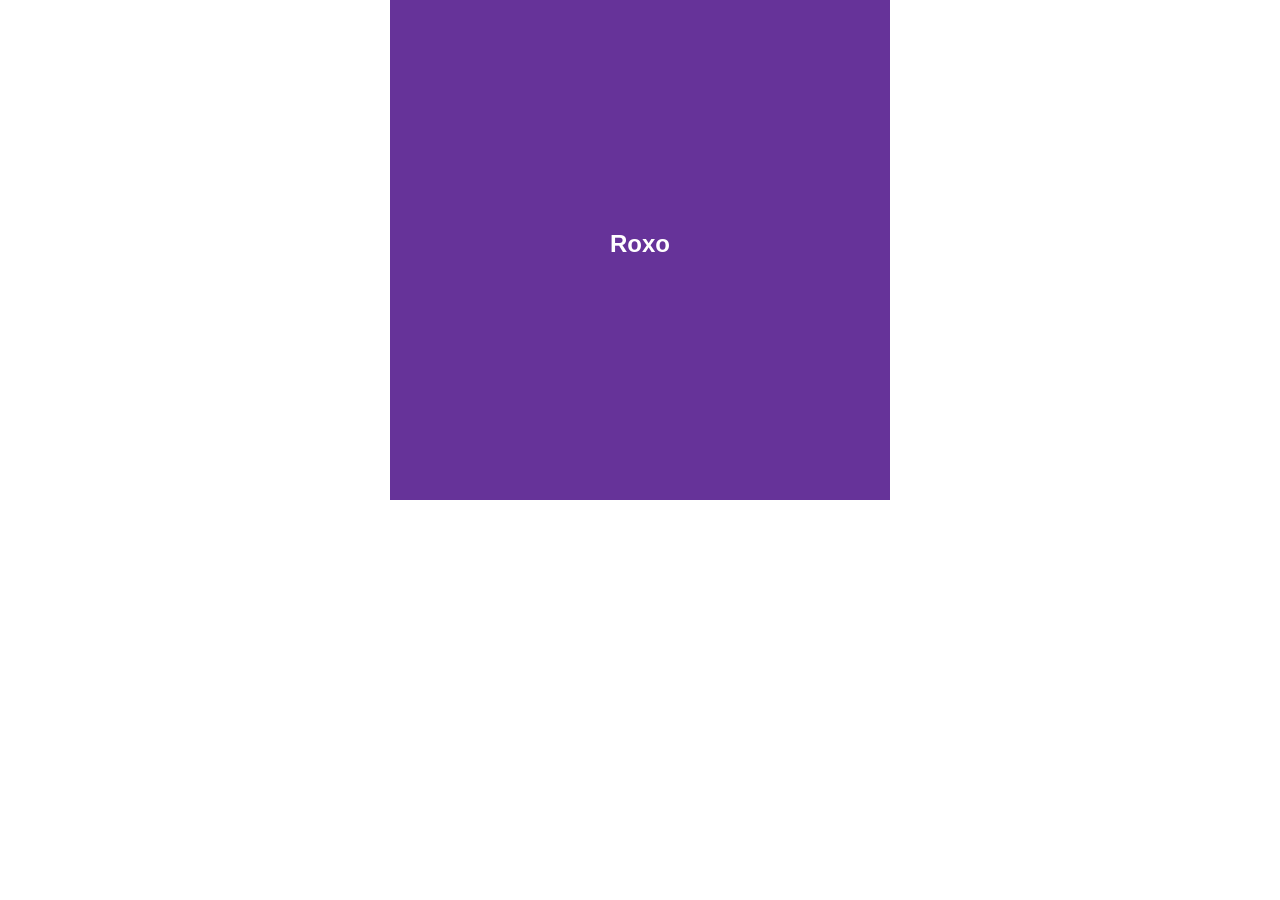
<file: Atividade5/index.html>
<!DOCTYPE html>
<html lang="pt-br">
<head>
    <meta charset="UTF-8">
    <meta name="viewport" content="width=device-width, initial-scale=1.0">
    <title>Atividade 5 - Media Queries</title>
    <link rel="stylesheet" href="styles.css">
</head>
<body>
    <div class="caixa">
        <h2></h2>
    </div>
</body>
</html>
</file>
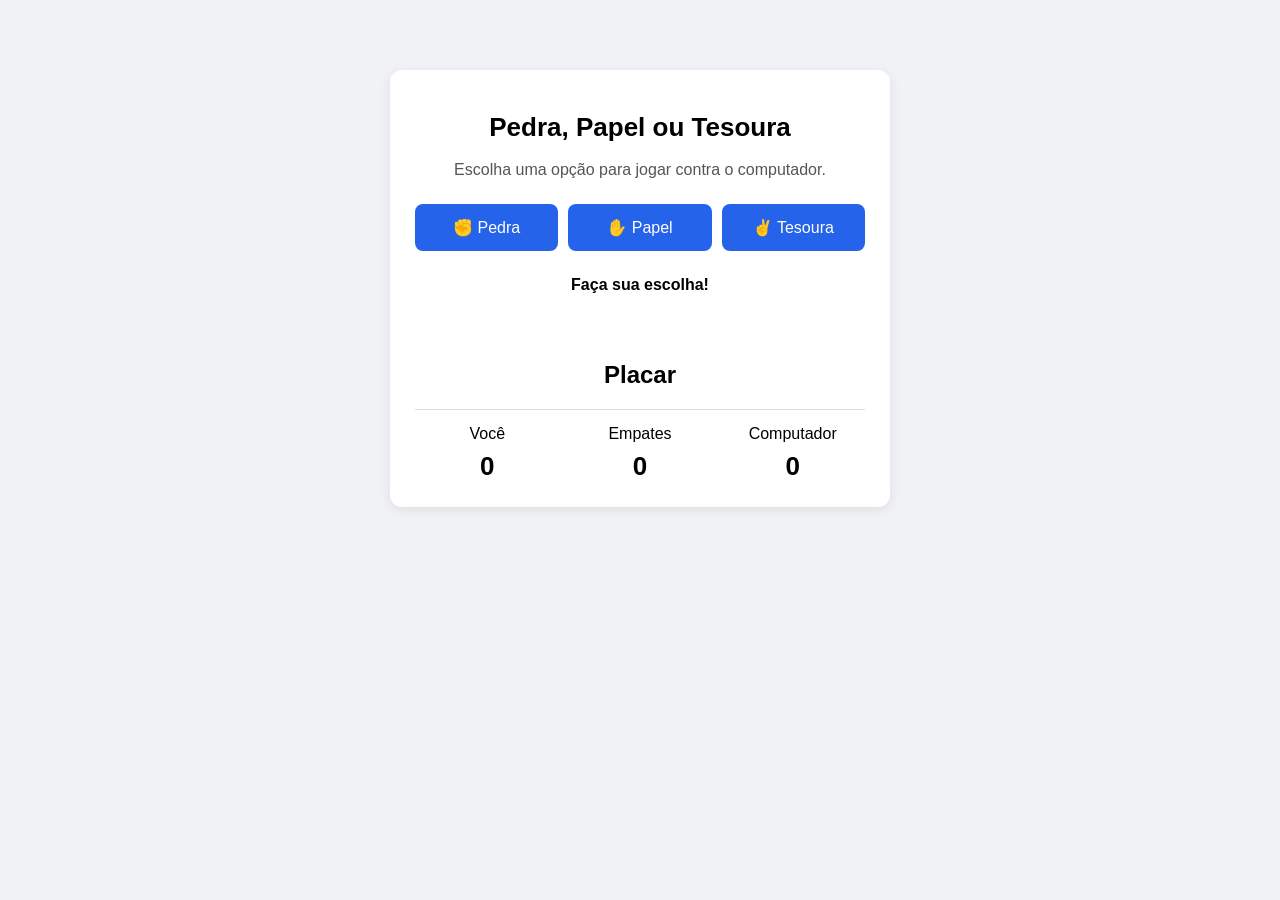
<file: Atividade7/index.html>
<!DOCTYPE html>
<html lang="pt-br">
<head>
    <meta charset="UTF-8">
    <meta name="viewport" content="width=device-width, initial-scale=1.0">
    <title>Atividade 7 - Pedra, Papel ou Tesoura</title>
    <style>
        * { box-sizing: border-box; }
        body {
            font-family: Arial, sans-serif;
            background: #f0f2f5;
            margin: 0;
            padding: 20px;
            text-align: center;
        }
        .jogo {
            background: white;
            max-width: 500px;
            margin: 50px auto;
            padding: 25px;
            border-radius: 12px;
            box-shadow: 0 3px 12px #00000015;
        }
        h1 { font-size: 26px; }
        p { color: #555; }
        .botoes {
            display: flex;
            gap: 10px;
            justify-content: center;
            margin: 25px 0;
        }
        button {
            background: #2563eb;
            color: white;
            border: none;
            border-radius: 8px;
            padding: 14px 12px;
            font-size: 16px;
            cursor: pointer;
            flex: 1;
        }
        button:hover { background: #1d4ed8; }
        #resultado { min-height: 65px; font-weight: bold; }
        .placar {
            border-top: 1px solid #ddd;
            padding-top: 15px;
            display: flex;
            justify-content: space-around;
            gap: 8px;
        }
        .placar div { flex: 1; }
        .placar strong { display: block; font-size: 26px; margin-top: 8px; }
        @media (max-width: 400px) {
            .jogo { margin: 15px auto; padding: 18px; }
            h1 { font-size: 22px; }
            .botoes { flex-direction: column; }
        }
    </style>
</head>
<body>
    <div class="jogo">
        <h1>Pedra, Papel ou Tesoura</h1>
        <p>Escolha uma opção para jogar contra o computador.</p>

        <div class="botoes">
            <button type="button" id="pedra">✊ Pedra</button>
            <button type="button" id="papel">✋ Papel</button>
            <button type="button" id="tesoura">✌️ Tesoura</button>
        </div>

        <div id="resultado">Faça sua escolha!</div>

        <h2>Placar</h2>
        <div class="placar">
            <div>Você<strong id="vitorias">0</strong></div>
            <div>Empates<strong id="empates">0</strong></div>
            <div>Computador<strong id="derrotas">0</strong></div>
        </div>
    </div>

    <script>
        let vitorias = 0;
        let derrotas = 0;
        let empates = 0;

        function jogar(jogador) {
            let numero = Math.floor(Math.random() * 3);
            let computador;

            if (numero == 0) {
                computador = "pedra";
            } else if (numero == 1) {
                computador = "papel";
            } else {
                computador = "tesoura";
            }

            let mensagem = "Você escolheu " + jogador + " e o computador escolheu " + computador + ". ";

            if (jogador == computador) {
                empates++;
                mensagem += "Empate!";
            } else if (
                (jogador == "pedra" && computador == "tesoura") ||
                (jogador == "papel" && computador == "pedra") ||
                (jogador == "tesoura" && computador == "papel")
            ) {
                vitorias++;
                mensagem += "Você ganhou!";
            } else {
                derrotas++;
                mensagem += "O computador ganhou!";
            }

            document.getElementById("resultado").textContent = mensagem;
            document.getElementById("vitorias").textContent = vitorias;
            document.getElementById("derrotas").textContent = derrotas;
            document.getElementById("empates").textContent = empates;
        }
        document.getElementById("pedra").addEventListener("click", function() {
            jogar("pedra");
        });

        document.getElementById("papel").addEventListener("click", function() {
            jogar("papel");
        });

        document.getElementById("tesoura").addEventListener("click", function() {
            jogar("tesoura");
        });
    </script>
</body>
</html>
</file>
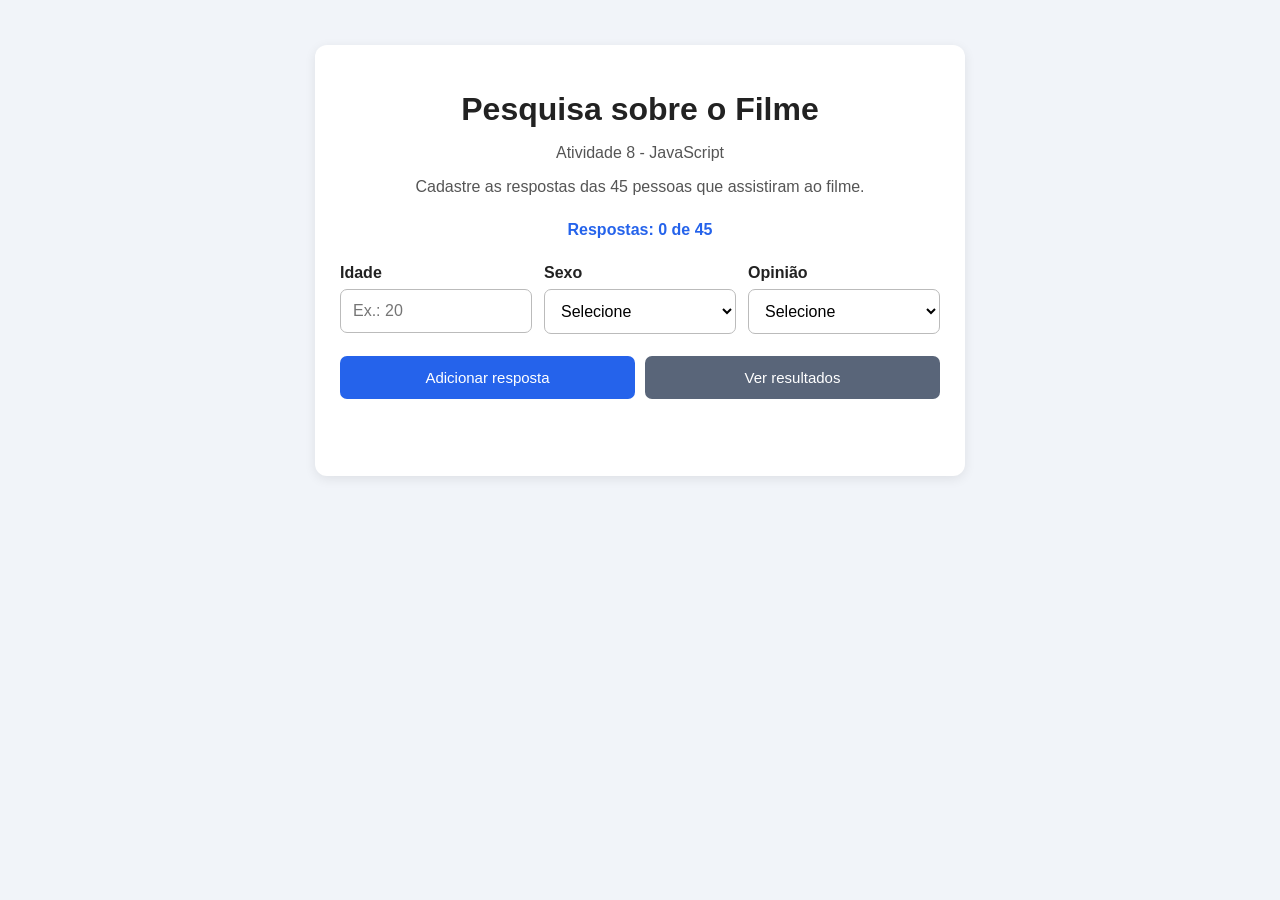
<file: Atividade8/index.html>
<!DOCTYPE html>
<html lang="pt-BR">
<head>
    <meta charset="UTF-8">
    <meta name="viewport" content="width=device-width, initial-scale=1.0">
    <title>Atividade 8 - Pesquisa sobre o Filme</title>
    <style>
        * { box-sizing: border-box; }

        body {
            font-family: Arial, sans-serif;
            background-color: #f1f4f9;
            margin: 0;
            padding: 20px;
            color: #222;
        }

        .caixa {
            background-color: white;
            max-width: 650px;
            margin: 25px auto;
            padding: 25px;
            border-radius: 12px;
            box-shadow: 0 3px 12px #00000015;
        }

        h1 { text-align: center; margin-bottom: 10px; }
        h2 { margin-top: 0; }
        .descricao { text-align: center; color: #555; }
        .contador { text-align: center; font-weight: bold; color: #2563eb; margin: 25px 0; }

        .campos { display: flex; gap: 12px; }
        .campo { flex: 1; min-width: 0; }
        label { display: block; margin-bottom: 7px; font-weight: bold; }

        input, select {
            width: 100%;
            padding: 12px;
            font-size: 16px;
            border: 1px solid #bbb;
            border-radius: 7px;
            background: white;
        }

        .botoes { display: flex; gap: 10px; margin-top: 22px; }
        button {
            flex: 1;
            padding: 13px;
            border: none;
            border-radius: 7px;
            font-size: 15px;
            background: #2563eb;
            color: white;
            cursor: pointer;
        }
        button:hover { background: #1d4ed8; }
        button:disabled { background: #aab7d1; cursor: default; }
        .secundario { background: #596579; }
        .secundario:hover { background: #444d5c; }
        .aviso { color: #555; text-align: center; min-height: 20px; }
        #resultados { display: none; }
        #resultados p { border-bottom: 1px solid #eee; padding-bottom: 10px; }

        @media (max-width: 550px) {
            .caixa { margin: 10px auto; padding: 20px; }
            h1 { font-size: 24px; }
            .campos, .botoes { flex-direction: column; }
        }
    </style>
</head>
<body>
    <div class="caixa">
        <h1>Pesquisa sobre o Filme</h1>
        <p class="descricao">Atividade 8 - JavaScript</p>
        <p class="descricao">Cadastre as respostas das 45 pessoas que assistiram ao filme.</p>

        <p class="contador" id="contador">Respostas: 0 de 45</p>

        <div class="campos">
            <div class="campo">
                <label for="idade">Idade</label>
                <input type="number" id="idade" min="1" max="120" placeholder="Ex.: 20">
            </div>
            <div class="campo">
                <label for="sexo">Sexo</label>
                <select id="sexo">
                    <option value="">Selecione</option>
                    <option value="feminino">Feminino</option>
                    <option value="masculino">Masculino</option>
                    <option value="outros">Outros</option>
                </select>
            </div>
            <div class="campo">
                <label for="opiniao">Opinião</label>
                <select id="opiniao">
                    <option value="">Selecione</option>
                    <option value="4">4 - Ótimo</option>
                    <option value="3">3 - Bom</option>
                    <option value="2">2 - Regular</option>
                    <option value="1">1 - Péssimo</option>
                </select>
            </div>
        </div>

        <div class="botoes">
            <button id="adicionar" onclick="adicionarResposta()">Adicionar resposta</button>
            <button class="secundario" onclick="mostrarResultados()">Ver resultados</button>
        </div>
        <p class="aviso" id="aviso"></p>
    </div>

    <div class="caixa" id="resultados">
        <h2>Resultado da Pesquisa</h2>
        <p id="situacao"></p>
        <p id="media"></p>
        <p id="maisVelha"></p>
        <p id="maisNova"></p>
        <p id="pessimo"></p>
        <p id="percentual"></p>
        <p id="sexos"></p>
        <button class="secundario" onclick="reiniciar()">Reiniciar pesquisa</button>
    </div>

    <script>
        let quantidade = 0;
        let somaIdades = 0;
        let maiorIdade = 0;
        let menorIdade = 0;
        let totalPessimo = 0;
        let totalOtimoBom = 0;
        let mulheres = 0;
        let homens = 0;
        let outros = 0;

        function adicionarResposta() {
            let idade = Number(document.getElementById("idade").value);
            let sexo = document.getElementById("sexo").value;
            let opiniao = Number(document.getElementById("opiniao").value);

            if (quantidade == 45) {
                alert("As 45 respostas já foram cadastradas!");
                return;
            }

            if (!Number.isInteger(idade) || idade < 1 || idade > 120 || sexo == "" || opiniao < 1 || opiniao > 4) {
                alert("Preencha a idade, o sexo e a opinião corretamente.");
                return;
            }

            quantidade++;
            somaIdades += idade;

            if (idade > maiorIdade) {
                maiorIdade = idade;
            }
            if (quantidade == 1 || idade < menorIdade) {
                menorIdade = idade;
            }

            if (opiniao == 1) {
                totalPessimo++;
            }
            if (opiniao == 4 || opiniao == 3) {
                totalOtimoBom++;
            }

            if (sexo == "feminino") {
                mulheres++;
            } else if (sexo == "masculino") {
                homens++;
            } else {
                outros++;
            }

            document.getElementById("contador").textContent = "Respostas: " + quantidade + " de 45";
            document.getElementById("aviso").textContent = "Resposta registrada!";
            document.getElementById("idade").value = "";
            document.getElementById("sexo").value = "";
            document.getElementById("opiniao").value = "";

            if (quantidade == 45) {
                document.getElementById("adicionar").disabled = true;
                mostrarResultados();
            } else if (document.getElementById("resultados").style.display == "block") {
                mostrarResultados();
            }
        }

        function mostrarResultados() {
            if (quantidade == 0) {
                alert("Cadastre pelo menos uma resposta primeiro.");
                return;
            }

            let media = somaIdades / quantidade;
            let porcentagem = totalOtimoBom * 100 / quantidade;

            document.getElementById("situacao").textContent = quantidade == 45 ?
                "Pesquisa concluída: 45 pessoas." : "Resultado parcial: " + quantidade + " de 45 pessoas.";
            document.getElementById("media").textContent = "Média das idades: " + media.toFixed(2) + " anos";
            document.getElementById("maisVelha").textContent = "Pessoa mais velha: " + maiorIdade + " anos";
            document.getElementById("maisNova").textContent = "Pessoa mais nova: " + menorIdade + " anos";
            document.getElementById("pessimo").textContent = "Respostas péssimo: " + totalPessimo;
            document.getElementById("percentual").textContent = "Porcentagem de ótimo e bom: " + porcentagem.toFixed(2) + "%";
            document.getElementById("sexos").textContent = "Mulheres: " + mulheres + " | Homens: " + homens + " | Outros: " + outros;
            document.getElementById("resultados").style.display = "block";
        }

        function reiniciar() {
            quantidade = 0;
            somaIdades = 0;
            maiorIdade = 0;
            menorIdade = 0;
            totalPessimo = 0;
            totalOtimoBom = 0;
            mulheres = 0;
            homens = 0;
            outros = 0;
            document.getElementById("contador").textContent = "Respostas: 0 de 45";
            document.getElementById("aviso").textContent = "";
            document.getElementById("adicionar").disabled = false;
            document.getElementById("resultados").style.display = "none";
        }
    </script>
</body>
</html>
</file>
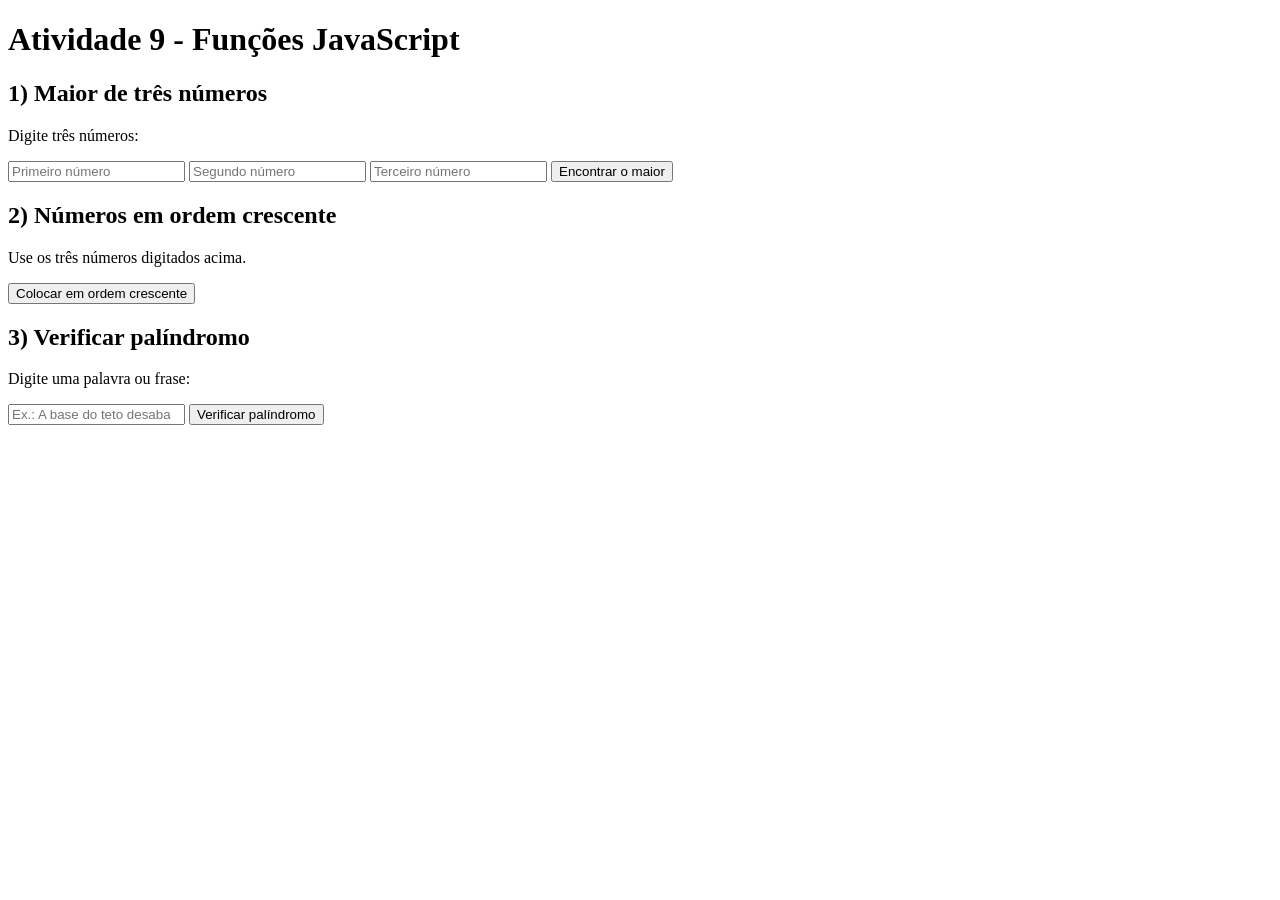
<file: Atividade9/index.html>
<!DOCTYPE html>
<html lang="pt-BR">
<head>
    <meta charset="UTF-8">
    <meta name="viewport" content="width=device-width, initial-scale=1.0">
    <title>Atividade 9 - DWEB</title>
    <script src="script.js" defer></script>
</head>
<body>
    <h1>Atividade 9 - Funções JavaScript</h1>

    <h2>1) Maior de três números</h2>
    <p>Digite três números:</p>
    <input type="number" id="numero1" step="any" placeholder="Primeiro número">
    <input type="number" id="numero2" step="any" placeholder="Segundo número">
    <input type="number" id="numero3" step="any" placeholder="Terceiro número">
    <button onclick="funcao1();">Encontrar o maior</button>
    <p id="resultado1"></p>

    <h2>2) Números em ordem crescente</h2>
    <p>Use os três números digitados acima.</p>
    <button onclick="funcao2();">Colocar em ordem crescente</button>
    <p id="resultado2"></p>

    <h2>3) Verificar palíndromo</h2>
    <p>Digite uma palavra ou frase:</p>
    <input type="text" id="texto" placeholder="Ex.: A base do teto desaba">
    <button onclick="funcao3();">Verificar palíndromo</button>
    <p id="resultado3"></p>
</body>
</html>
</file>
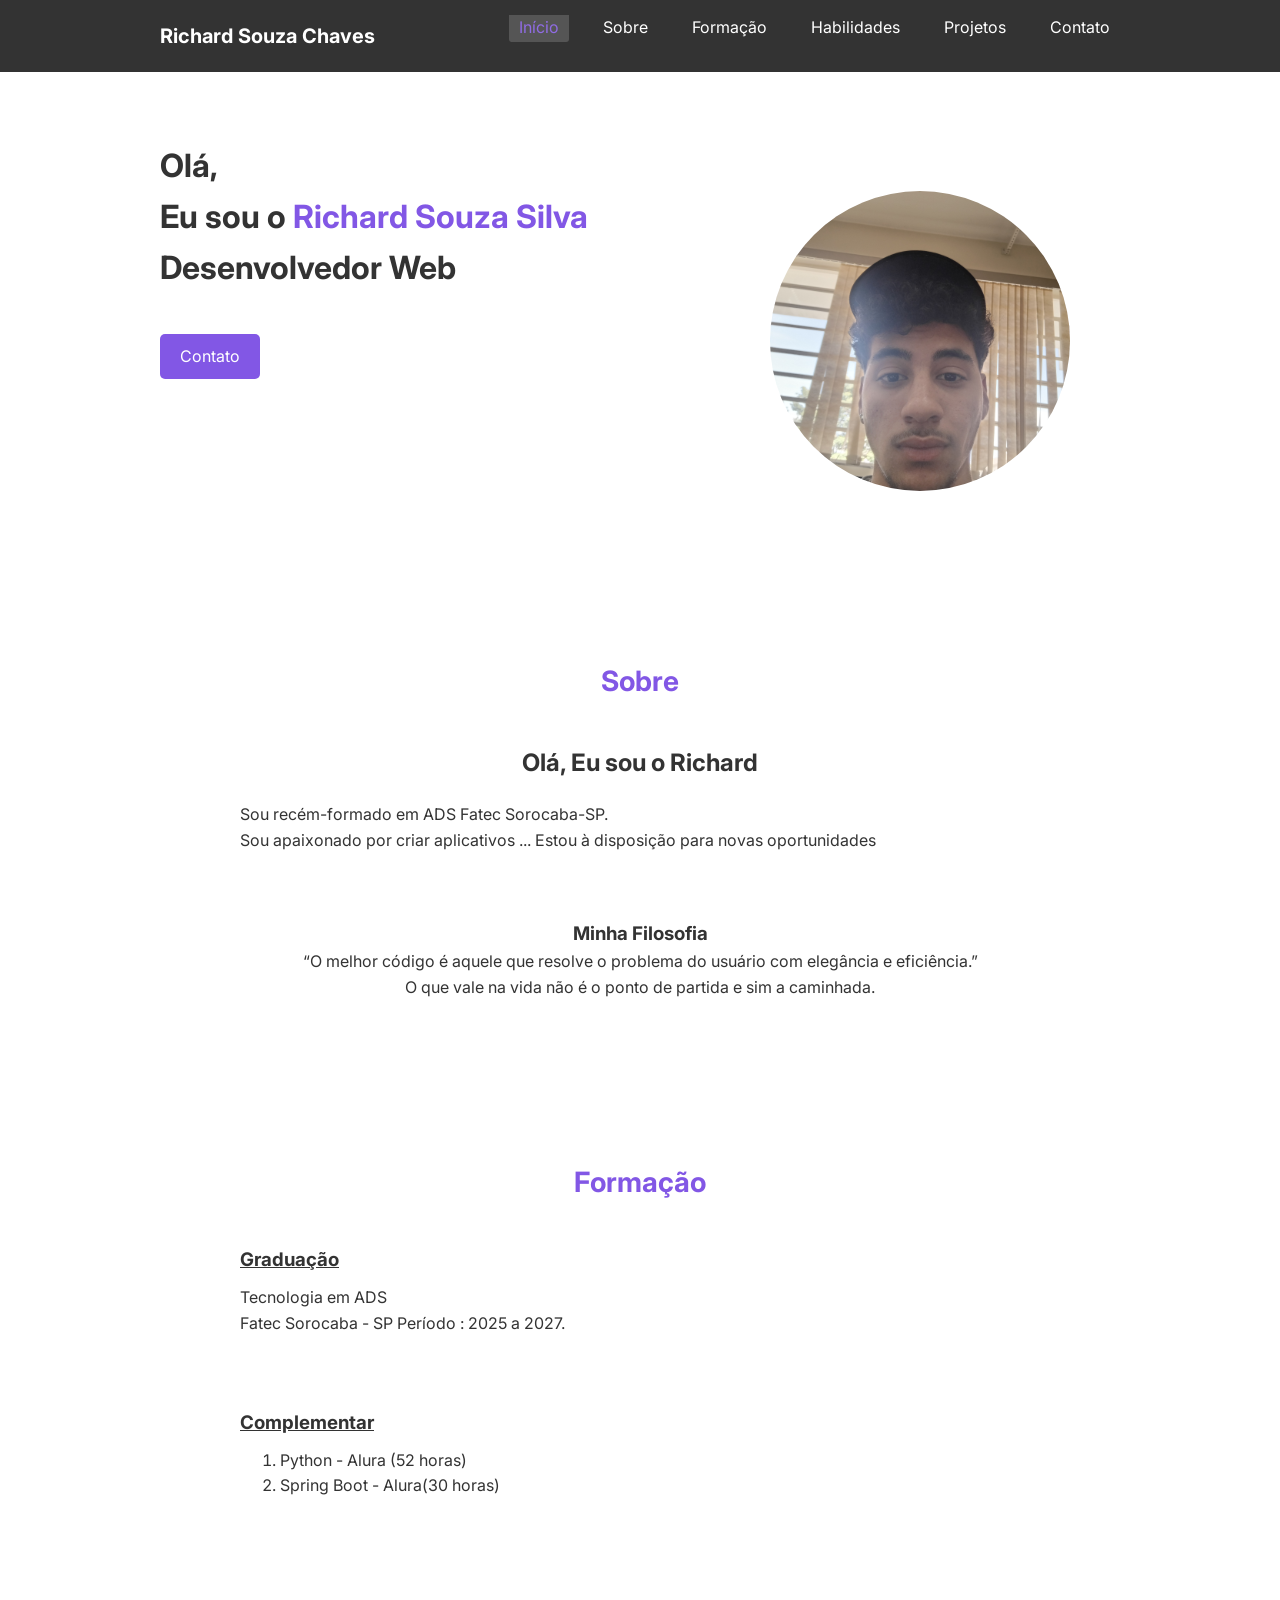
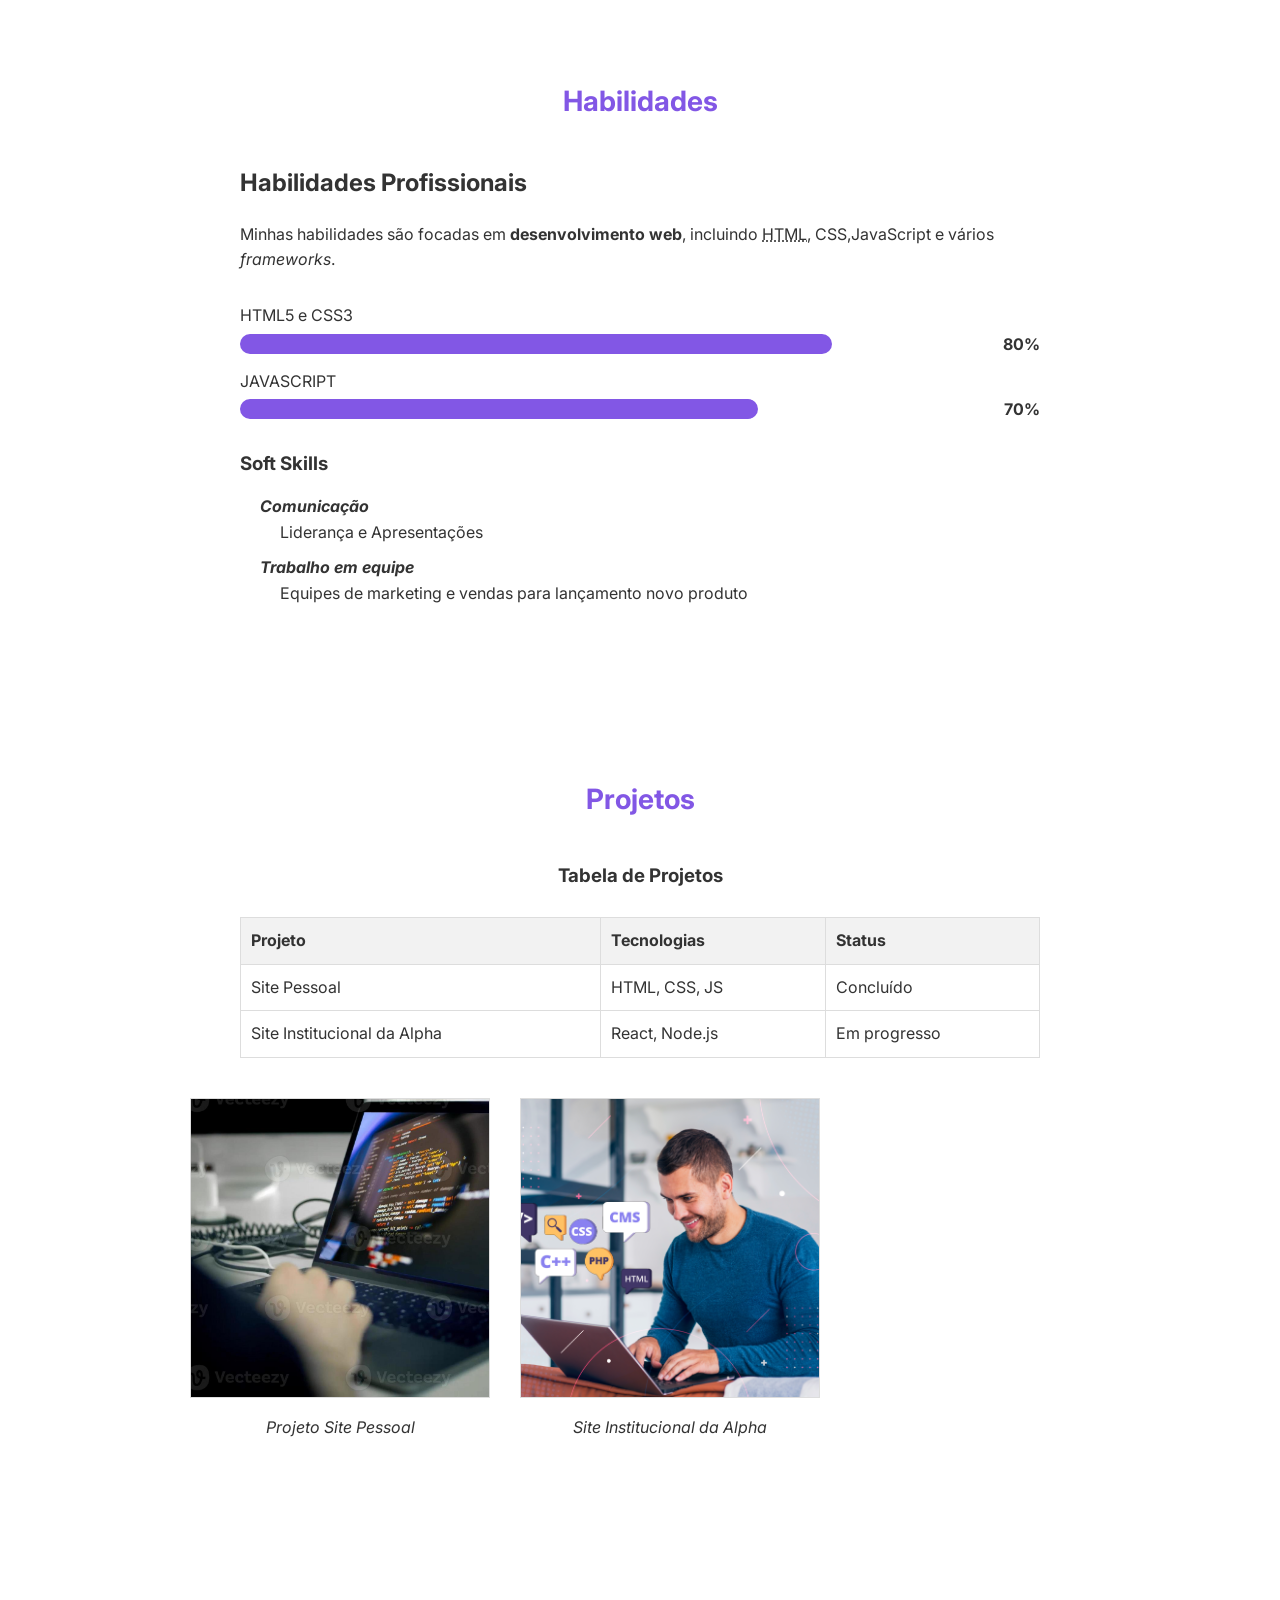
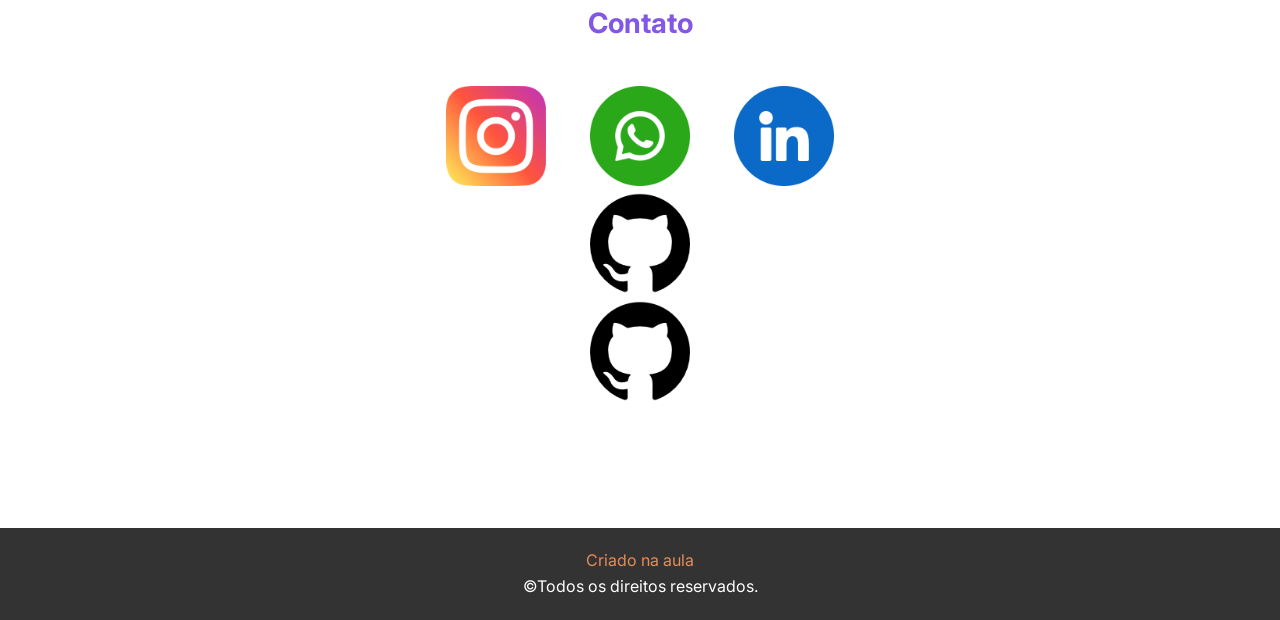
<file: Portifólio/index.html>
<!DOCTYPE html>

<html lang="pt-br">

<head>
    <meta charset="UTF-8">
    <meta name="viewport" content="width=device-width,
     initial-scale=1.0">
    <meta name="author" content="Richard Souza Chaves">
    <meta name="description" content="Portfólio de 
    Richard Souza Chaves, desenvolvedor web.">
    <meta name="keywords" content="Desenvolvedor, 
      Web, HTML, CSS, JavaScript,
     Portfólio, Richard Souza Chaves">

   <link rel="stylesheet" href=".\styles\style.css">

   
    <title>Richard Souza Chaves Desenvolvedor Web</title>
</head>

<body>
    <header class="header-1">
        <nav class="nav bd-grid">
            <div>
                <a href="#home" class="nav-logo">
                    Richard Souza Chaves</a>
            </div>

            <div class="nav-menu" id="nav-menu">
                <ul class="nav-list">
                    <li class="nav-item"><a href="#home"
                        class="nav-link active">
                            Início</a></li>
                    <li class="nav-item"><a href="#about" 
                        class="nav-link">
                            Sobre</a></li>
                    <li class="nav-item"><a 
                        href="#formation" class="nav-link">
                            Formação</a></li>
                    <li class="nav-item"><a href="#skills" 
                        class="nav-link">
                            Habilidades</a></li>
                    <li class="nav-item"><a href="#projects" 
                        class="nav-link">
                            Projetos</a></li>
                    <li class="nav-item"><a href="#contact" 
                        class="nav-link">
                            Contato</a></li>
                </ul>
            </div>
        </nav>
    </header>

    <main>
        <section class="home bd-grid" id="home">
            <div class="home-data">
                <h1 class="home-title">Olá, <br>
                    Eu sou o
                    <span class="home-title-color">
                        Richard Souza
                        Silva</span><br>Desenvolvedor
                         Web
                </h1>
                <a href="#contact" class="button">Contato</a>
            </div>

            <div class="home-img">
                <br> <br>
                <img src="./images/profile.png" 
                width="300" height="300" 
                alt="foto do Richard" title="Richard" />
            </div>
        </section>

        <section class="about section" id="about">
            <h2 class="section-title">Sobre</h2>
            <div class="about-container bd-grid">
                <div>
                    <h2 class="about-subtitle">Olá,
                        Eu sou o Richard</h2>
                    <p class="about-text">
                        Sou recém-formado em ADS
                         Fatec Sorocaba-SP.
                        <br>
                        Sou apaixonado por criar 
                        aplicativos ...
                        Estou à disposição para novas 
                        oportunidades
                    </p>

                    <br><br>
                    <h3>Minha Filosofia</h3>
                    <q>O melhor código é aquele que resolve o
                        problema do usuário com elegância 
                        e eficiência.</q>
                    <blockquote 
                    cite="https://www.seulink.com">
                        O que vale na vida não é o ponto 
                        de partida e sim
                        a caminhada.
                    </blockquote>
                </div>
            </div>
        </section>

        <section class="formation section" id="formation">
            <h2 class="section-title">Formação</h2>
            <div class="formation-container bd-grid">
                <h3><u>Graduação</u></h3>
                <p> Tecnologia em ADS <br>
                    Fatec Sorocaba - SP
                    Período : 2025 a 2027. </p>
                <br>
                <br>
                <h3><u>Complementar</u></h3>
                <ol>
                    <li>Python - Alura (52 horas)</li>
                    <li>Spring Boot - Alura(30 horas)</li>
                </ol>
            </div>
        </section>

        <section class="skills section" id="skills">
            <h2 class="section-title">Habilidades</h2>
            <div class="skills-container bd-grid">
                <div>
                    <h2 class="skills-subtitle">
                        Habilidades Profissionais</h2>
                    <p class="skills-text">
                        Minhas habilidades são focadas em       
                               <strong>desenvolvimento</strong>
                        <b>web</b>,
                        incluindo <abbr title="HyperText
                         Markup Language">HTML</abbr>,
                        CSS,JavaScript e vários
                        <i>frameworks</i>.
                    </p>
                    <div class="skills-data">
                        <div class="skills-names">
                            <p>HTML5 e CSS3</p>
                        </div>
                        <div class="skills-bar skills-html">
                        </div> 
                        <!-- VERIFICAR -->
                        <div>
                            <span class="skills-percentage">80%
                                </span>
                        </div>
                    </div>

                    <div class="skills-data">
                        <div class="skills-names">
                            <p>JAVASCRIPT</p>
                        </div>
                        <div class="skills-bar skills-js"></div>
                        <div>
                            <span class="skills-percentage">70%</span>
                        </div>
                    </div>

                    <h3>Soft Skills</h3>
                    <dl>
                        <dt><em>Comunicação</em></dt>
                        <dd> Liderança e Apresentações</dd>
                        <dt><em>Trabalho em equipe</em></dt>
                        <dd>Equipes de marketing e vendas para
                            lançamento novo produto</dd>
                    </dl>
                </div>
            </div>
        </section>

        <section class="projects section" id="projects">
            <h2 class="section-title">Projetos</h2>
            <div class="projects-text">
                <h3>Tabela de Projetos</h3>
                <br>
                <table class="projects-table">
                    <thead>
                        <tr>
                            <th>Projeto</th>
                            <th>Tecnologias</th>
                            <th>Status</th>
                        </tr>
                    </thead>
                    <tbody>
                        <tr>
                            <td>Site Pessoal</td>
                            <td>HTML, CSS, JS</td>
                            <td>Concluído</td>
                        </tr>
                        <tr>
                            <td>Site Institucional da Alpha</td>
                            <td>React, Node.js</td>
                            <td>Em progresso</td>
                        </tr>
                    </tbody>
                </table>
            </div>

            <div class="projects-container bd-grid">
                <div class="projects-img">
                    <figure>
                        <a href="seu endereco git" 
                        target="_blank">
                            <img src="./images/project-1.jpg"
                             alt="" width="300" height="300">
                        </a>
        <figcaption>Projeto Site Pessoal </figcaption>
                    </figure>
                </div>
                <div class="projects-img">
                    <figure>
                        <a href="seu endereco git"
                         target="_blank">
                            <img src="./images/project-2.jpg" 
                            alt="" width="300" height="300">
                        </a>
              <figcaption>Site Institucional da Alpha </figcaption>
                    </figure>
                </div>
            </div>
        </section>

        <section class="contact section" id="contact">
            <h2 class="section-title">Contato</h2>
            <div class="contact-container bd-grid">

                <a href="seu endereco insta/">
                    <img src="./images/insta.png" width="100" 
                    height="100" alt="logo do instagram"></a>

                <a href="https://wa.me/551599999999">
                    <img src="./images/whatsapp.png" width="100"
                     height="100"></a>

                <a href="seu endereco linkedin">
                    <img src="./images/linkedin.png" width="100"
                     height="100"></a>

                <a href="https://github.com/Richardsilva123">
                    <img src="./images/github.png" width="100"
                     height="100"></a>
            </div>
               <a href="https://github.com/RichardSouza123">
                    <img src="./images/github.png" width="100"
                     height="100"></a>
        </section>
    </main>

    <footer>
        <p id="footer-title">Criado na aula </p>
        <p>&copy;Todos os direitos reservados. </p>
        
    </footer>

</body>

</html>
</file>
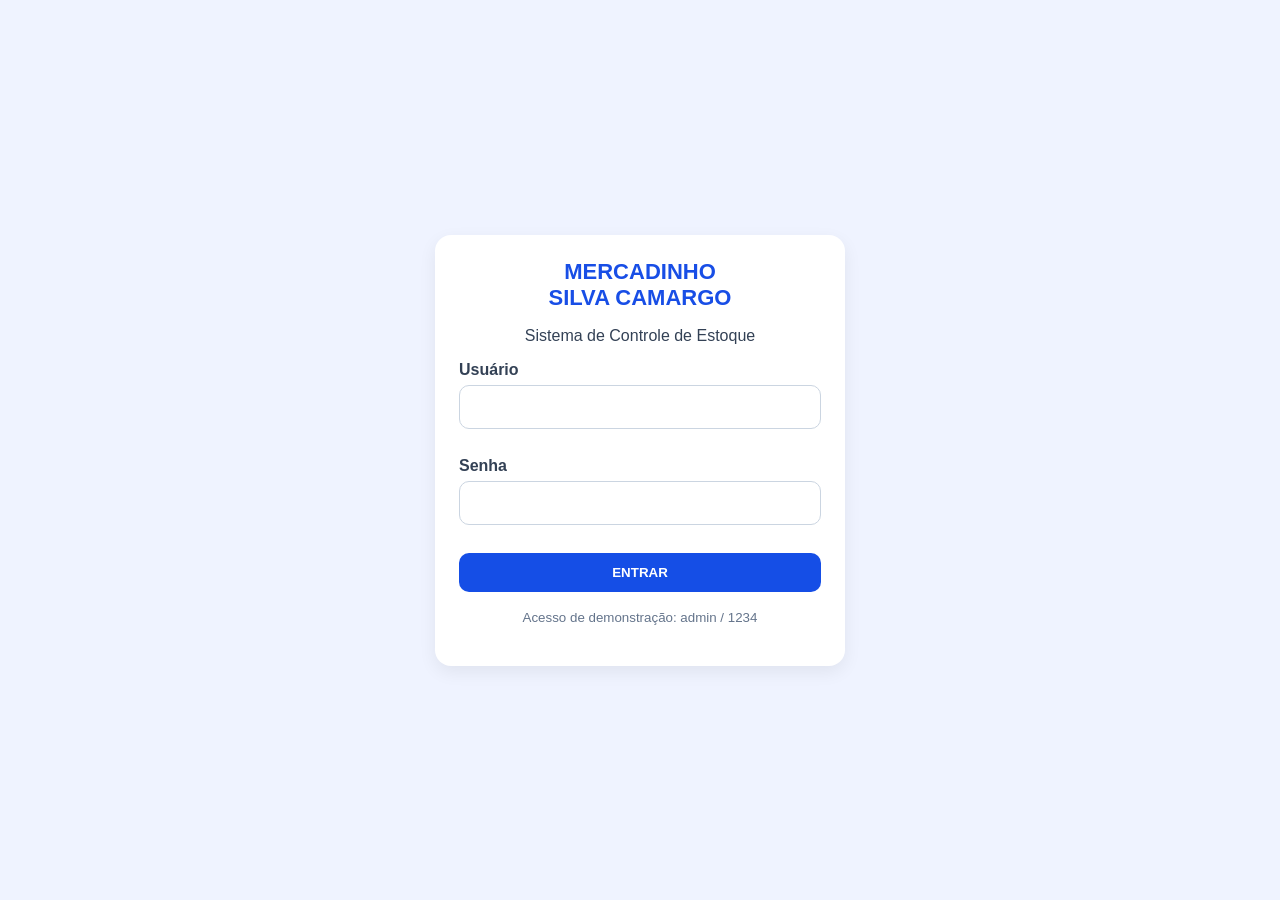
<file: ProjetoFinal/index.html>
<!doctype html><html lang="pt-BR"><head><meta charset="utf-8"><meta name="viewport" content="width=device-width,initial-scale=1"><title>Mercadinho Silva Camargo</title><style>
*{box-sizing:border-box}body{margin:0;font-family:Arial,sans-serif;background:#eff3ff;color:#334155}header{background:#1747e9;color:white;padding:18px}header>div{max-width:1000px;margin:auto;display:flex;align-items:center;gap:20px}h1{font-size:22px;margin:0}header p{margin:6px 0 0}main{max-width:1000px;margin:28px auto;padding:0 16px}button,a.botao{cursor:pointer;border:0;border-radius:10px;padding:12px 16px;font-weight:bold;background:#154ee6;color:white;text-decoration:none;display:inline-block}button:hover,a.botao:hover{filter:brightness(.92)}button.cinza{background:#e2e8f0;color:#334155}button.verde{background:#008348}button.vermelho{background:#c60016}#login{min-height:100vh;display:grid;place-items:center;padding:16px}#login form,.painel{background:white;border-radius:16px;padding:24px;box-shadow:0 6px 18px #0001}#login form{width:100%;max-width:410px;text-align:center}#login input{margin-bottom:12px}input,select,textarea{font:inherit;padding:12px;border-radius:10px;border:1px solid #cbd5e1;width:100%;background:white}label{font-weight:bold;display:block;margin-bottom:6px}.campo{margin-bottom:16px}.grid{display:grid;grid-template-columns:repeat(2,1fr);gap:15px}.cards{display:grid;grid-template-columns:repeat(2,1fr);gap:20px}.card{min-height:180px;border-radius:16px;border:1px solid;display:flex;align-items:center;justify-content:center;flex-direction:column;text-align:center;cursor:pointer;gap:8px;font-size:20px}.card small{font-size:15px;color:#64748b}.card b{font-size:24px}.card:nth-child(1){background:#eff5ff;color:#1747e9;border-color:#b6cfff}.card:nth-child(2){background:#e9fff5;color:#007d54;border-color:#97eac5}.card:nth-child(3){background:#fff9dd;color:#b95800;border-color:#ffdf64}.card:nth-child(4){background:#fbf1ff;color:#8500d7;border-color:#ebc8ff}.toolbar{display:flex;gap:12px;flex-wrap:wrap;margin-bottom:16px}.toolbar input{flex:1;min-width:160px}.resumos{display:grid;grid-template-columns:repeat(3,1fr);gap:12px;margin:18px 0}.resumo{padding:18px;text-align:center;border-radius:12px;font-weight:bold}.resumo strong{display:block;font-size:30px}.resumo:nth-child(1){background:#d9fce6;color:#00853a}.resumo:nth-child(2){background:#fff0bf;color:#b95b00}.resumo:nth-child(3){background:#ffe0e0;color:#c20016}table{border-collapse:collapse;width:100%;min-width:620px;background:white}th,td{padding:13px;border-bottom:1px solid #e2e8f0;text-align:left}th{background:#f1f5f9}.tabela{overflow:auto;border-radius:12px;background:white}.painel{margin:18px 0}.painel h2{margin-top:0}.clicavel{cursor:pointer}.clicavel:hover{background:#fff5cc}.linha-botoes{display:flex;gap:7px;flex-wrap:wrap}.erro{color:#b91c1c}small{color:#64748b}#app{display:none}.titulo{display:flex;justify-content:space-between;align-items:center;gap:12px;margin-bottom:20px}@media(max-width:650px){.cards,.grid{grid-template-columns:1fr}.resumo{padding:12px 2px}.resumo strong{font-size:24px}.resumo{font-size:12px}header h1{font-size:17px}}@media print{header,.toolbar,.painel form,button{display:none!important}main{max-width:100%}}
</style></head><body><section id="login"><form id="loginForm"><h1 style="color:#184ee6">MERCADINHO<br>SILVA CAMARGO</h1><p>Sistema de Controle de Estoque</p><div class="campo" style="text-align:left"><label>Usuário</label><input id="user" required></div><div class="campo" style="text-align:left"><label>Senha</label><input id="password" type="password" required></div><p id="loginErro" class="erro"></p><button style="width:100%">ENTRAR</button><p><small>Acesso de demonstração: admin / 1234</small></p></form></section><div id="app"><header><div><div style="flex:1"><h1 id="cabecalho">MERCADINHO SILVA CAMARGO</h1><p id="subtitulo">Olá, admin!</p></div><button class="cinza" onclick="voltar()">← Dashboard</button><button onclick="sair()">Sair</button></div></header><main id="principal"></main></div><script>
const P='produtos_mercadinho',F='fornecedores_mercadinho',M='movimentacoes_mercadinho';let pagina='dashboard',editor=null,modo='entrada';const $=id=>document.getElementById(id),ler=k=>{try{return JSON.parse(localStorage.getItem(k))||[]}catch{return[]}},salvar=(k,v)=>localStorage.setItem(k,JSON.stringify(v)),esc=x=>String(x??'').replace(/[&<>"']/g,c=>({'&':'&amp;','<':'&lt;','>':'&gt;','"':'&quot;',"'":'&#39;'}[c])),num=v=>Number(v||0),gerar=()=>String(Date.now())+Math.random().toString(36).slice(2,6),status=p=>num(p.qtd)===0?'Sem estoque':num(p.qtd)<=num(p.minimo)?'Estoque baixo':'Normal';
function entrar(){ $('login').style.display='none';$('app').style.display='block';abrir('dashboard') }function sair(){sessionStorage.removeItem('logado');$('app').style.display='none';$('login').style.display='grid'}$('loginForm').onsubmit=e=>{e.preventDefault();if($('user').value.trim()==='admin'&&$('password').value==='1234'){sessionStorage.setItem('logado','sim');entrar()}else $('loginErro').textContent='Usuário ou senha inválidos.'};if(sessionStorage.getItem('logado')==='sim')entrar();function voltar(){abrir('dashboard')}
function abrir(p){pagina=p;editor=null;const tit={dashboard:'MERCADINHO SILVA CAMARGO',produtos:'Produtos',fornecedores:'Fornecedores',estoque:'Controle de Estoque',relatorios:'Relatório de Movimentações'};$('cabecalho').textContent=tit[p];$('subtitulo').textContent=p==='dashboard'?'Olá, admin!':p==='relatorios'?'MERCADINHO SILVA CAMARGO':'';if(p==='dashboard')$('principal').innerHTML='<p style="text-align:center">Escolha uma opção abaixo:</p><div class="cards"><div class="card" onclick="abrir(\'produtos\')"><b>▣ Produtos</b><small>Cadastrar e consultar produtos</small></div><div class="card" onclick="abrir(\'fornecedores\')"><b>♧ Fornecedores</b><small>Cadastrar e consultar fornecedores</small></div><div class="card" onclick="abrir(\'estoque\')"><b>▤ Estoque</b><small>Ver estoque e registrar entradas/saídas</small></div><div class="card" onclick="abrir(\'relatorios\')"><b>▥ Relatórios</b><small>Histórico de movimentações</small></div></div>';else if(p==='produtos')telaProdutos();else if(p==='fornecedores')telaFornecedores();else if(p==='estoque')telaEstoque();else telaRelatorios()}
function cel(label,id,val='',type='text'){return '<div class="campo"><label for="'+id+'">'+label+'</label><input id="'+id+'" type="'+type+'" value="'+esc(val)+'"></div>'}
function telaProdutos(){let ps=ler(P);$('subtitulo').textContent=ps.length+' produtos cadastrados';$('principal').innerHTML='<div class="toolbar"><input id="busca" placeholder="Pesquisar produto, código ou categoria" oninput="listaProdutos()"><button onclick="formProduto()">+ Novo Produto</button></div><div id="editor"></div><div class="tabela"><table><thead><tr><th>Produto</th><th>Categoria</th><th>Código</th><th>Venda</th><th>Estoque</th><th>Ações</th></tr></thead><tbody id="linhas"></tbody></table></div>';listaProdutos()}
function listaProdutos(){let busca=($('busca')?.value||'').toLowerCase();$('linhas').innerHTML=ler(P).filter(p=>(p.nome+' '+p.categoria+' '+p.barras).toLowerCase().includes(busca)).map(p=>'<tr><td>'+esc(p.nome)+'</td><td>'+esc(p.categoria)+'</td><td>'+esc(p.barras)+'</td><td>R$ '+num(p.venda).toFixed(2)+'</td><td>'+num(p.qtd)+'</td><td><div class="linha-botoes"><button class="cinza" onclick="formProduto(\''+p.id+'\')">Editar</button><button class="vermelho" onclick="excluirProduto(\''+p.id+'\')">Excluir</button></div></td></tr>').join('')||'<tr><td colspan="6">Nenhum produto encontrado.</td></tr>'}
function formProduto(id){editor=id||null;let p=ler(P).find(x=>x.id===id)||{};let fs=ler(F);$('editor').innerHTML='<div class="painel"><h2>'+(id?'Editar':'Novo')+' Produto</h2><form id="formP"><div class="grid">'+cel('Nome do Produto *','pn',p.nome)+cel('Categoria *','pc',p.categoria)+cel('Código de Barras *','pb',p.barras)+'<div class="campo"><label>Fornecedor *</label><select id="pf"><option value="">Selecione</option>'+[...new Set([...fs.map(f=>f.nome),...(p.fornecedor?[p.fornecedor]:[])])].map(n=>'<option '+(n===p.fornecedor?'selected':'')+'>'+esc(n)+'</option>').join('')+'</select></div>'+cel('Preço de Custo (R$)','pco',p.custo,'number')+cel('Preço de Venda (R$)','pv',p.venda,'number')+cel('Quantidade em Estoque','pq',p.qtd,'number')+cel('Estoque mínimo','pm',p.minimo,'number')+cel('Unidade de medida','pu',p.unidade||'un')+cel('Localização','pl',p.local)+'</div>'+cel('Observações','po',p.obs)+'<button>✓ Salvar</button> <button type="button" class="cinza" onclick="telaProdutos()">Cancelar</button></form></div>';$('formP').onsubmit=e=>{e.preventDefault();let d={nome:$('pn').value.trim(),categoria:$('pc').value.trim(),barras:$('pb').value.trim(),fornecedor:$('pf').value,custo:num($('pco').value),venda:num($('pv').value),qtd:num($('pq').value),minimo:num($('pm').value),unidade:$('pu').value,local:$('pl').value,obs:$('po').value};if(!d.nome||!d.categoria||!/^\d+$/.test(d.barras)||!d.fornecedor)return alert('Preencha nome, categoria, código numérico e fornecedor.');if([d.custo,d.venda,d.qtd,d.minimo].some(v=>v<0)||!Number.isInteger(d.qtd))return alert('Valores inválidos.');let ps=ler(P);if(ps.some(x=>x.barras===d.barras&&x.id!==id))return alert('Código de barras já cadastrado.');if(id)ps=ps.map(x=>x.id===id?{...x,...d}:x);else{d.id=gerar();ps.push(d)}salvar(P,ps);if(!id&&d.qtd>0)mov({produtoId:d.id,produto:d.nome,tipo:'entrada',quantidade:d.qtd,final:d.qtd,observacao:'Estoque inicial'});telaProdutos()}}
function excluirProduto(id){let ps=ler(P),p=ps.find(x=>x.id===id);if(p&&confirm('Excluir '+p.nome+'?')){salvar(P,ps.filter(x=>x.id!==id));telaProdutos()}}
function telaFornecedores(){$('subtitulo').textContent=ler(F).length+' fornecedores cadastrados';$('principal').innerHTML='<div class="toolbar"><input id="busca" oninput="listaFornecedores()" placeholder="Buscar fornecedor"><button class="verde" onclick="formFornecedor()">+ Novo fornecedor</button></div><div id="editor"></div><div class="tabela"><table><thead><tr><th>Nome</th><th>Telefone</th><th>E-mail</th><th>Produtos</th><th>Ações</th></tr></thead><tbody id="linhas"></tbody></table></div>';listaFornecedores()}
function listaFornecedores(){let q=($('busca').value||'').toLowerCase();$('linhas').innerHTML=ler(F).filter(f=>(f.nome+' '+f.itens).toLowerCase().includes(q)).map(f=>'<tr><td>'+esc(f.nome)+'</td><td>'+esc(f.telefone)+'</td><td>'+esc(f.email)+'</td><td>'+esc(f.itens)+'</td><td><button class="cinza" onclick="formFornecedor(\''+f.id+'\')">Editar</button> <button class="vermelho" onclick="excluirFornecedor(\''+f.id+'\')">Excluir</button></td></tr>').join('')||'<tr><td colspan="5">Nenhum fornecedor encontrado.</td></tr>'}
function formFornecedor(id){let f=ler(F).find(x=>x.id===id)||{};editor=id;$('editor').innerHTML='<div class="painel"><h2>'+(id?'Editar':'Novo')+' Fornecedor</h2><form id="formF">'+cel('Nome do Fornecedor *','fn',f.nome)+'<div class="grid">'+cel('Telefone','ft',f.telefone)+cel('WhatsApp','fw',f.whatsapp)+cel('E-mail','fe',f.email,'email')+cel('Prazo de pagamento','fp',f.prazo)+cel('Produtos fornecidos','fi',f.itens)+'</div>'+cel('Endereço','fa',f.endereco)+cel('Observações','fo',f.obs)+'<button class="verde">✓ Salvar</button> <button type="button" class="cinza" onclick="telaFornecedores()">Cancelar</button></form></div>';$('formF').onsubmit=e=>{e.preventDefault();let d={nome:$('fn').value.trim(),telefone:$('ft').value,whatsapp:$('fw').value,email:$('fe').value,prazo:$('fp').value,itens:$('fi').value,endereco:$('fa').value,obs:$('fo').value};if(!d.nome)return alert('Informe o nome.');let fs=ler(F);if(id)fs=fs.map(f=>f.id===id?{...f,...d}:f);else fs.push({id:gerar(),...d});salvar(F,fs);telaFornecedores()}}
function excluirFornecedor(id){let fs=ler(F);if(confirm('Excluir este fornecedor?')){salvar(F,fs.filter(f=>f.id!==id));telaFornecedores()}}
function telaEstoque(){let ps=ler(P);$('subtitulo').textContent=ps.length+' produtos cadastrados';$('principal').innerHTML='<div class="resumos"><div class="resumo">✓<strong>'+ps.filter(p=>status(p)==='Normal').length+'</strong>Normal</div><div class="resumo">⚠<strong>'+ps.filter(p=>status(p)==='Estoque baixo').length+'</strong>Estoque Baixo</div><div class="resumo">⊗<strong>'+ps.filter(p=>status(p)==='Sem estoque').length+'</strong>Sem Estoque</div></div><div class="toolbar"><button class="verde" onclick="formMov(\'entrada\')">↗ Entrada de Produtos</button><button class="vermelho" onclick="formMov(\'saida\')">↘ Saída de Produtos</button><button onclick="formMov(\'ajuste\')">⟳ Ajuste de Estoque</button></div><div id="editor"></div><div class="toolbar"><input id="busca" placeholder="Buscar por nome, código ou categoria" oninput="listaEstoque()"></div><div class="tabela"><table><thead><tr><th>Produto</th><th>Categoria</th><th>Qtd. Atual</th><th>Qtd. Mínima</th><th>Localização</th><th>Situação</th></tr></thead><tbody id="linhas"></tbody></table></div><p><small>Clique no produto para registrar sua saída.</small></p>';listaEstoque()}
function listaEstoque(){let q=($('busca').value||'').toLowerCase();$('linhas').innerHTML=ler(P).filter(p=>(p.nome+' '+p.categoria+' '+p.barras).toLowerCase().includes(q)).map(p=>'<tr class="clicavel" onclick="formMov(\'saida\',\''+p.id+'\')"><td>'+esc(p.nome)+'</td><td>'+esc(p.categoria)+'</td><td>'+num(p.qtd)+'</td><td>'+num(p.minimo)+'</td><td>'+esc(p.local)+'</td><td>'+status(p)+'</td></tr>').join('')||'<tr><td colspan="6">Nenhum produto encontrado.</td></tr>'}
function formMov(t,id){modo=t;let ps=ler(P),fs=ler(F);$('editor').innerHTML='<div class="painel"><h2>'+({entrada:'Entrada de Produtos',saida:'Saída de Produtos',ajuste:'Ajuste de Estoque'}[t])+'</h2><form id="formM"><div class="campo"><label>Produto *</label><select id="mp"><option value="">Selecione o produto</option>'+ps.map(p=>'<option value="'+p.id+'" '+(id===p.id?'selected':'')+'>'+esc(p.nome)+'</option>').join('')+'</select></div><div class="grid"><div class="campo"><label>'+(t==='ajuste'?'Quantidade Final':'Quantidade')+' *</label><input id="mq" type="number" min="'+(t==='ajuste'?'0':'1')+'" step="1" required placeholder="0"></div>'+(t==='entrada'?'<div class="campo"><label>Fornecedor</label><select id="mf"><option value="">Não informado</option>'+fs.map(f=>'<option value="'+f.id+'">'+esc(f.nome)+'</option>').join('')+'</select></div>':'')+'</div>'+cel('Motivo / Observação','mo')+'<button class="'+(t==='saida'?'vermelho':t==='entrada'?'verde':'')+'">✓ Confirmar</button> <button type="button" class="cinza" onclick="telaEstoque()">Cancelar</button></form></div>';$('formM').onsubmit=e=>{e.preventDefault();let ps=ler(P),p=ps.find(x=>x.id===$('mp').value),q=num($('mq').value);if(!p)return alert('Selecione um produto.');if(!Number.isInteger(q)||q<(t==='ajuste'?0:1))return alert('Quantidade inválida.');let anterior=num(p.qtd);if(t==='saida'&&q>anterior)return alert('Estoque insuficiente.');let final=t==='entrada'?anterior+q:t==='saida'?anterior-q:q;ps=ps.map(x=>x.id===p.id?{...x,qtd:final}:x);salvar(P,ps);mov({produtoId:p.id,produto:p.nome,tipo:t,quantidade:q,anterior,final,fornecedor:t==='entrada'?(fs.find(f=>f.id===$('mf').value)||{}).nome||'':'',observacao:$('mo').value});telaEstoque()}}
function mov(d){let l=ler(M);l.unshift({id:gerar(),data:new Date().toISOString(),...d});salvar(M,l)}
function telaRelatorios(){$('subtitulo').textContent='MERCADINHO SILVA CAMARGO';$('principal').innerHTML='<div class="painel"><h2>⚲ Filtros</h2><div class="grid"><div class="campo"><label>Produto</label><input id="rp" oninput="listaRelatorios()" placeholder="Nome do produto"></div><div class="campo"><label>Tipo</label><select id="rt" onchange="listaRelatorios()"><option value="">Todos</option><option value="entrada">Entradas</option><option value="saida">Saídas</option><option value="ajuste">Ajustes</option></select></div><div class="campo"><label>Data Início</label><input type="date" id="ri" onchange="listaRelatorios()"></div><div class="campo"><label>Data Fim</label><input type="date" id="rf" onchange="listaRelatorios()"></div></div><button onclick="window.print()">▣ Imprimir</button></div><div class="resumos"><div class="resumo">↗<strong id="re">0</strong>Entradas</div><div class="resumo">↘<strong id="rs">0</strong>Saídas</div><div class="resumo" style="background:#dbeafe;color:#154ee6">⟳<strong id="ra">0</strong>Ajustes</div></div><div class="painel"><h2>Histórico de Movimentações <small id="rc"></small></h2><div class="tabela"><table><thead><tr><th>Data</th><th>Produto</th><th>Tipo</th><th>Quantidade</th><th>Estoque Final</th><th>Observação</th></tr></thead><tbody id="linhas"></tbody></table></div></div>';listaRelatorios()}
function listaRelatorios(){let q=$('rp').value.toLowerCase(),t=$('rt').value,a=$('ri').value,b=$('rf').value;let l=ler(M).filter(m=>String(m.produto).toLowerCase().includes(q)&&(!t||m.tipo===t)&&(!a||m.data.slice(0,10)>=a)&&(!b||m.data.slice(0,10)<=b));$('re').textContent=l.filter(m=>m.tipo==='entrada').reduce((s,m)=>s+num(m.quantidade),0);$('rs').textContent=l.filter(m=>m.tipo==='saida').reduce((s,m)=>s+num(m.quantidade),0);$('ra').textContent=l.filter(m=>m.tipo==='ajuste').length;$('rc').textContent='('+l.length+' registros)';$('linhas').innerHTML=l.map(m=>'<tr><td>'+new Date(m.data).toLocaleString('pt-BR')+'</td><td>'+esc(m.produto)+'</td><td>'+esc(m.tipo)+'</td><td>'+num(m.quantidade)+'</td><td>'+num(m.final)+'</td><td>'+esc(m.observacao)+'</td></tr>').join('')||'<tr><td colspan="6">Nenhuma movimentação encontrada para os filtros selecionados.</td></tr>'}
</script></body></html>
</file>
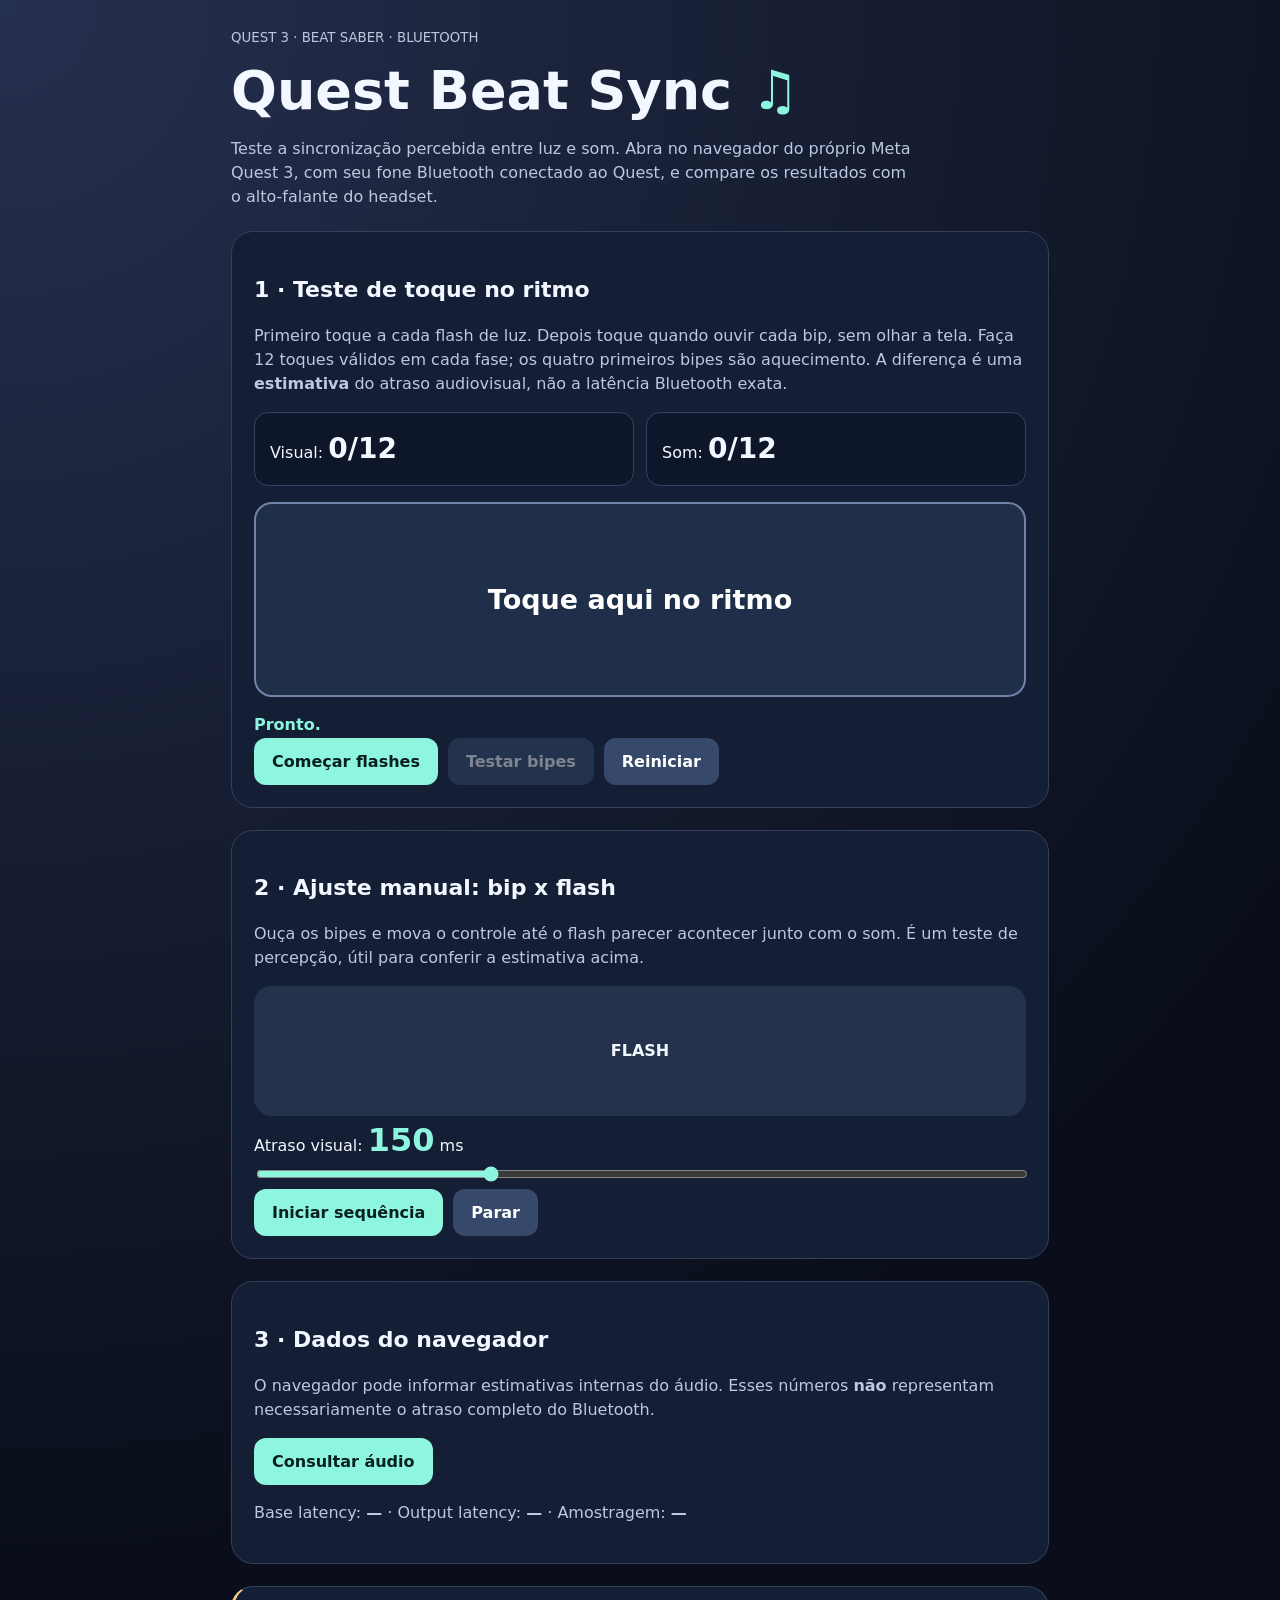
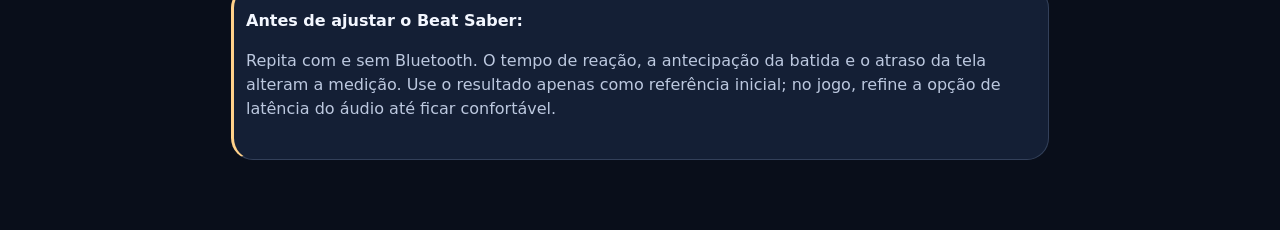
<file: quest-beat-sync/index.html>
<!doctype html>
<html lang="pt-BR"><head><meta charset="utf-8"><meta name="viewport" content="width=device-width,initial-scale=1"><meta name="theme-color" content="#0a1020"><title>Quest Beat Sync</title>
<style>
*{box-sizing:border-box}body{margin:0;background:radial-gradient(circle at 0 0,#26304f,#090e1a 70%);color:#f3f7ff;font:16px/1.5 system-ui,Arial}main{max-width:850px;padding:25px 16px 70px;margin:auto}h1{font-size:clamp(32px,6vw,54px);line-height:1.12;margin:12px 0}h2{font-size:22px}p,small{color:#bcc8df}header p{max-width:680px}section{margin-top:22px;padding:22px;background:#141f35;border:1px solid #33405a;border-radius:22px}button{font:600 16px system-ui;padding:14px 18px;border-radius:12px;background:#8ef6de;color:#082021;border:none;cursor:pointer}button.secondary{background:#37496a;color:white}button:disabled{opacity:.45}#pad{display:grid;place-items:center;width:100%;height:195px;background:#202f49;border:2px solid #7084aa;border-radius:18px;color:white;font-weight:800;font-size:27px;touch-action:manipulation;user-select:none;margin:16px 0}#pad.flash{background:#95f6df;color:#071b20;box-shadow:0 0 40px #74eac7}#pad.tap{border-color:#fff}.actions{display:flex;flex-wrap:wrap;gap:10px}#status{color:#8ef6de;font-weight:600;min-height:25px}#result{font-size:clamp(40px,10vw,72px);color:#8ef6de;font-weight:900}.columns{display:grid;grid-template-columns:1fr 1fr;gap:12px}.tile{background:#0e1729;border:1px solid #324361;border-radius:14px;padding:15px}.tile b{font-size:28px}input[type=range]{width:100%;accent-color:#8ef6de}#flashbox{height:130px;background:#24334b;border-radius:18px;display:grid;place-items:center;font-weight:700}#flashbox.on{background:#94f6dd;color:#081c22}#delay{font-size:32px;font-weight:800;color:#8ef6de}a{color:#9fe8ff}.warn{border-left:3px solid #ffd18a;padding-left:12px}@media(max-width:500px){.columns{grid-template-columns:1fr}section{padding:17px}}
</style></head><body><main>
<header><small>QUEST 3 · BEAT SABER · BLUETOOTH</small><h1>Quest Beat Sync <span style="color:#8ef6de">♫</span></h1><p>Teste a sincronização percebida entre luz e som. Abra no navegador do próprio Meta Quest 3, com seu fone Bluetooth conectado ao Quest, e compare os resultados com o alto-falante do headset.</p></header>
<section><h2>1 · Teste de toque no ritmo</h2><p>Primeiro toque a cada flash de luz. Depois toque quando ouvir cada bip, sem olhar a tela. Faça 12 toques válidos em cada fase; os quatro primeiros bipes são aquecimento. A diferença é uma <b>estimativa</b> do atraso audiovisual, não a latência Bluetooth exata.</p>
<div class="columns"><div class="tile">Visual: <b id="vcount">0/12</b></div><div class="tile">Som: <b id="acount">0/12</b></div></div>
<button id="pad">Toque aqui no ritmo</button><div id="status">Pronto.</div><div class="actions"><button id="vis">Começar flashes</button><button id="aud" class="secondary" disabled>Testar bipes</button><button id="reset" class="secondary">Reiniciar</button></div>
<div id="results" hidden><p>Diferença estimada entre áudio e imagem</p><div id="result">— ms</div><p id="explain"></p><div class="columns"><div class="tile">Visual médio: <b id="vmean">—</b> ms</div><div class="tile">Áudio médio: <b id="amean">—</b> ms</div></div></div></section>
<section><h2>2 · Ajuste manual: bip x flash</h2><p>Ouça os bipes e mova o controle até o flash parecer acontecer junto com o som. É um teste de percepção, útil para conferir a estimativa acima.</p><div id="flashbox">FLASH</div><label for="range">Atraso visual: <span id="delay">150</span> ms</label><input type="range" id="range" min="0" max="500" step="5" value="150"><div class="actions"><button id="manual">Iniciar sequência</button><button id="stop" class="secondary">Parar</button></div></section>
<section><h2>3 · Dados do navegador</h2><p>O navegador pode informar estimativas internas do áudio. Esses números <b>não</b> representam necessariamente o atraso completo do Bluetooth.</p><div class="actions"><button id="info">Consultar áudio</button></div><p>Base latency: <strong id="base">—</strong> · Output latency: <strong id="output">—</strong> · Amostragem: <strong id="sample">—</strong></p></section>
<section class="warn"><b>Antes de ajustar o Beat Saber:</b><p>Repita com e sem Bluetooth. O tempo de reação, a antecipação da batida e o atraso da tela alteram a medição. Use o resultado apenas como referência inicial; no jogo, refine a opção de latência do áudio até ficar confortável.</p></section>
</main><script>
(()=>{'use strict';const $=id=>document.getElementById(id),COUNT=16,WARM=4,STEP=800;let ctx,run=null,raf=null,gains=[],visual=null,audio=null,manual=null,lastTap=0;
async function getCtx(){if(!ctx)ctx=new(window.AudioContext||window.webkitAudioContext)();await ctx.resume();return ctx}
function beep(t){const o=ctx.createOscillator(),g=ctx.createGain();o.frequency.value=880;o.type='sine';g.gain.setValueAtTime(.0001,t);g.gain.exponentialRampToValueAtTime(.19,t+.007);g.gain.exponentialRampToValueAtTime(.0001,t+.085);o.connect(g).connect(ctx.destination);gains.push(g);o.start(t);o.stop(t+.09)}
function cancel(){if(raf)cancelAnimationFrame(raf);raf=null;run=null;manual=null;$('pad').classList.remove('flash');$('flashbox').classList.remove('on');for(const g of gains){try{g.disconnect()}catch{}}gains=[]}
function status(s){$('status').textContent=s}
function stats(a){if(a.length<6)return null;const s=[...a].sort((x,y)=>x-y);const vals=s.length>=8?s.slice(2,-2):s;return{mean:vals.reduce((a,b)=>a+b,0)/vals.length,sd:Math.sqrt(vals.reduce((a,b)=>a+(b-vals.reduce((x,y)=>x+y,0)/vals.length)**2,0)/vals.length),n:a.length}}
async function start(mode){cancel();if(mode==='visual'){visual=null;audio=null;$('results').hidden=true;$('vcount').textContent='0/12';$('acount').textContent='0/12';$('aud').disabled=true}else if(!visual){return}try{await getCtx()}catch(e){status('Áudio não disponível: '+e.message);return}const tc=ctx.currentTime+.95,t0=performance.now()+(tc-ctx.currentTime)*1000;let thisRun={mode,t0,values:[],used:new Set()};run=thisRun;$('vis').disabled=true;$('aud').disabled=true;$('pad').textContent=mode==='visual'?'TOQUE NO FLASH':'TOQUE NO BIP';status('Aguarde: quatro pulsos de aquecimento.');if(mode==='audio')for(let i=0;i<COUNT;i++)beep(tc+i*STEP/1000);function tick(){if(run!==thisRun)return;const now=performance.now(),phase=(now-t0)/STEP,idx=Math.round(phase),dt=now-(t0+idx*STEP);$('pad').classList.toggle('flash',mode==='visual'&&idx>=0&&idx<COUNT&&dt>=0&&dt<120);if(phase>=0)status(phase<WARM?'Aquecimento...':'Registrando toques...');if(now>t0+(COUNT-1)*STEP+750){finish(thisRun);return}raf=requestAnimationFrame(tick)}raf=requestAnimationFrame(tick)}
function touch(){if(!run)return;const now=performance.now();if(now-lastTap<230)return;lastTap=now;let r=run,ix=Math.round((now-r.t0)/STEP);if(ix<0||ix>=COUNT||r.used.has(ix))return;let delta=now-(r.t0+ix*STEP);if(delta< -330||delta>600)return;r.used.add(ix);$('pad').classList.add('tap');setTimeout(()=>$('pad').classList.remove('tap'),85);if(ix<WARM)return;r.values.push(delta);$(r.mode==='visual'?'vcount':'acount').textContent=r.values.length+'/12'}
function finish(r){if(run!==r)return;cancel();$('vis').disabled=false;$('pad').textContent='Etapa concluída';let s=stats(r.values);if(!s){status('Poucos toques válidos: tente novamente.');$('aud').disabled=!visual;return}if(r.mode==='visual'){visual=s;$('aud').disabled=false;status('Flashes concluídos! Agora teste os bipes.')}else{audio=s;status('Teste concluído.');const d=audio.mean-visual.mean;$('results').hidden=false;$('result').textContent='≈ '+Math.max(0,Math.round(d))+' ms';$('vmean').textContent=Math.round(visual.mean);$('amean').textContent=Math.round(audio.mean);$('explain').textContent=d<0?'O som pareceu adiantar a luz; repita para reduzir o viés.':(visual.sd>90||audio.sd>90?'Muita variação nos toques. Repita o teste.':'Experimente este valor como ponto de partida no ajuste de áudio do Beat Saber.')}}
$('pad').addEventListener('pointerdown',touch);document.addEventListener('keydown',e=>{if(e.code==='Space'&&!e.repeat){e.preventDefault();touch()}});$('vis').onclick=()=>start('visual');$('aud').onclick=()=>start('audio');$('reset').onclick=()=>{cancel();visual=audio=null;$('results').hidden=true;$('vcount').textContent='0/12';$('acount').textContent='0/12';$('vis').disabled=false;$('aud').disabled=true;$('pad').textContent='Toque aqui no ritmo';status('Pronto.')};
$('range').oninput=()=>{$('delay').textContent=$('range').value};$('stop').onclick=cancel;
$('manual').onclick=async()=>{cancel();try{await getCtx()}catch{return}const tc=ctx.currentTime+.8,t0=performance.now()+(tc-ctx.currentTime)*1000,count=35;for(let i=0;i<count;i++)beep(tc+i*.85);const state={t0,count};manual=state;function tick(){if(manual!==state)return;const now=performance.now(),step=850,delay=Number($('range').value),i=Math.round((now-t0-delay)/step),diff=now-(t0+delay+i*step);$('flashbox').classList.toggle('on',i>=0&&i<count&&diff>=0&&diff<120);if(now>t0+(count-1)*step+950){cancel();return}raf=requestAnimationFrame(tick)}raf=requestAnimationFrame(tick)};
$('info').onclick=async()=>{try{let c=await getCtx();$('base').textContent=Number.isFinite(c.baseLatency)?Math.round(c.baseLatency*1000)+' ms':'indisponível';$('output').textContent=Number.isFinite(c.outputLatency)?Math.round(c.outputLatency*1000)+' ms':'indisponível';$('sample').textContent=c.sampleRate+' Hz'}catch(e){$('base').textContent='Erro ao consultar'}};
})();
</script></body></html>
</file>
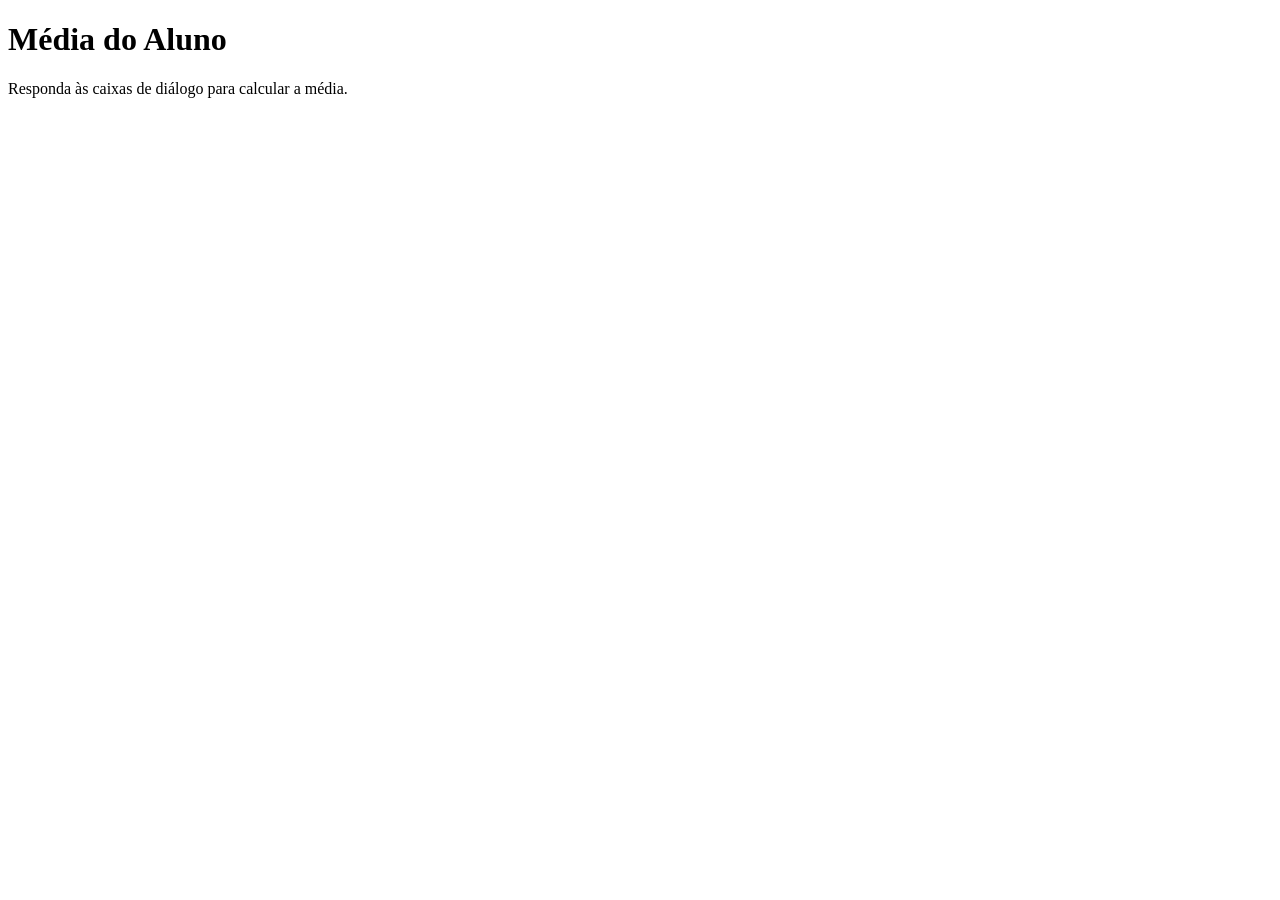
<file: Atividade6/Atividade6-Media.html>
<!DOCTYPE html>
<html lang="pt-BR">
<head>
  <meta charset="UTF-8">
  <meta name="viewport" content="width=device-width, initial-scale=1">
  <title>Média do Aluno</title>
</head>
<body>
  <h1>Média do Aluno</h1>
  <p>Responda às caixas de diálogo para calcular a média.</p>
  <script src="Atividade6-Media.js"></script>
</body>
</html>
</file>
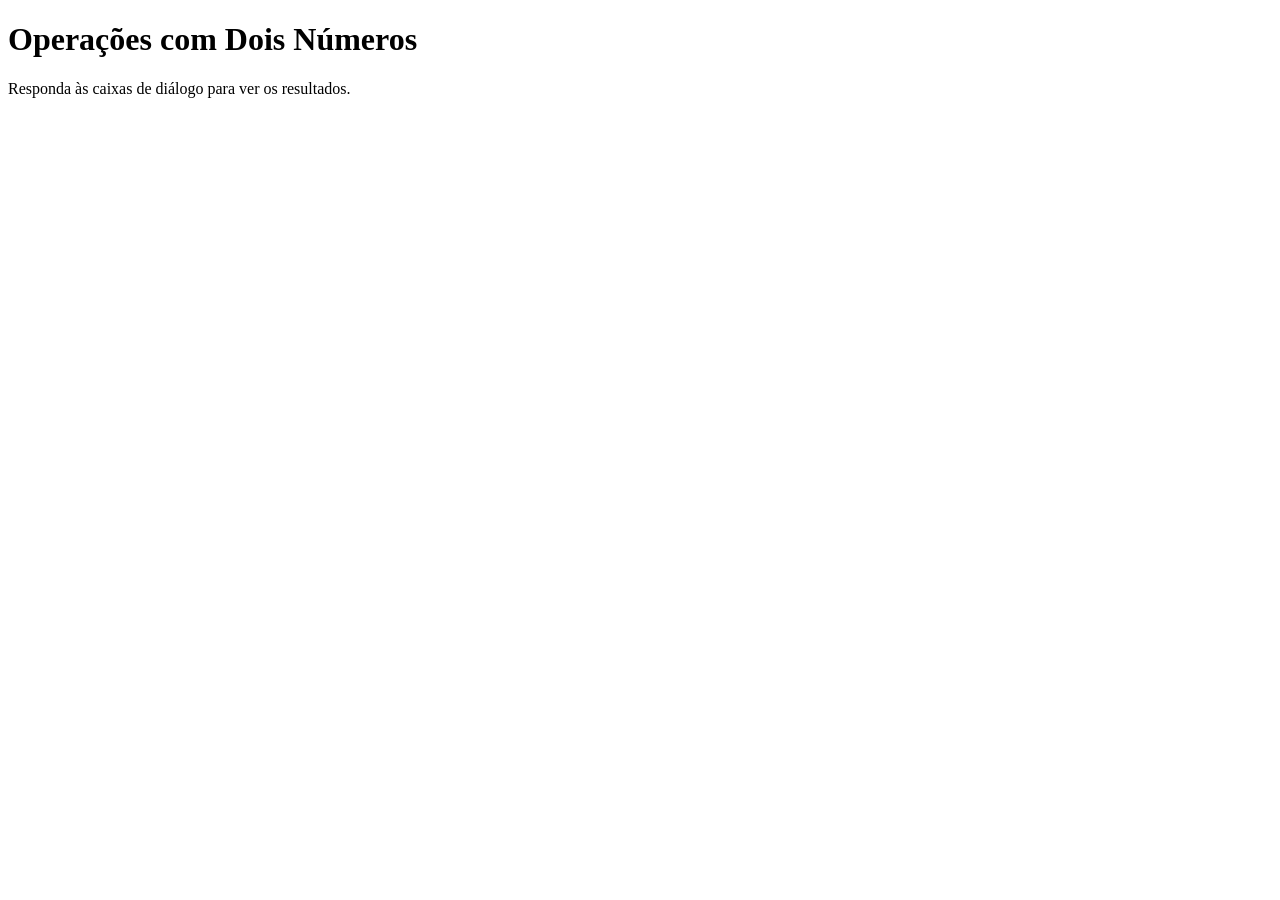
<file: Atividade6/Atividade6-Operacoes.html>
<!DOCTYPE html>
<html lang="pt-BR">
<head>
  <meta charset="UTF-8">
  <meta name="viewport" content="width=device-width, initial-scale=1">
  <title>Operações</title>
</head>
<body>
  <h1>Operações com Dois Números</h1>
  <p>Responda às caixas de diálogo para ver os resultados.</p>
  <script src="Atividade6-Operacoes.js"></script>
</body>
</html>
</file>
<file: Atividade5/styles.css>
/* Até 420px */
body {
    margin: 0;
    font-family: Arial, sans-serif;
}

.caixa {
    width: 500px;
    max-width: 100%;
    height: 500px;
    margin: 0 auto;
    background-color: gray;
    text-align: center;
}

h2 {
    margin: 0;
    padding-top: 230px;
}

h2::before {
    content: "Cinza";
}

/* De 421px até 768px */
@media (min-width: 421px) {
    .caixa { background-color: orange; }
    h2::before { content: "Laranja"; }
}

/* De 769px até 1024px */
@media (min-width: 769px) {
    .caixa { background-color: magenta; }
    h2::before { content: "Rosa"; }
}

/* De 1025px até 1080px */
@media (min-width: 1025px) {
    .caixa { background-color: lightcoral; }
    h2::before { content: "Vermelho"; }
}

/* De 1081px até 1366px */
@media (min-width: 1081px) {
    .caixa { background-color: rebeccapurple; }
    h2 { color: white; }
    h2::before { content: "Roxo"; }
}

/* De 1367px até 1920px */
@media (min-width: 1367px) {
    .caixa { background-color: gold; }
    h2 { color: black; }
    h2::before { content: "Amarelo"; }
}

/* Acima de 1920px */
@media (min-width: 1921px) {
    .caixa { background-color: green; }
    h2 { color: white; }
    h2::before { content: "Verde"; }
}
</file>
